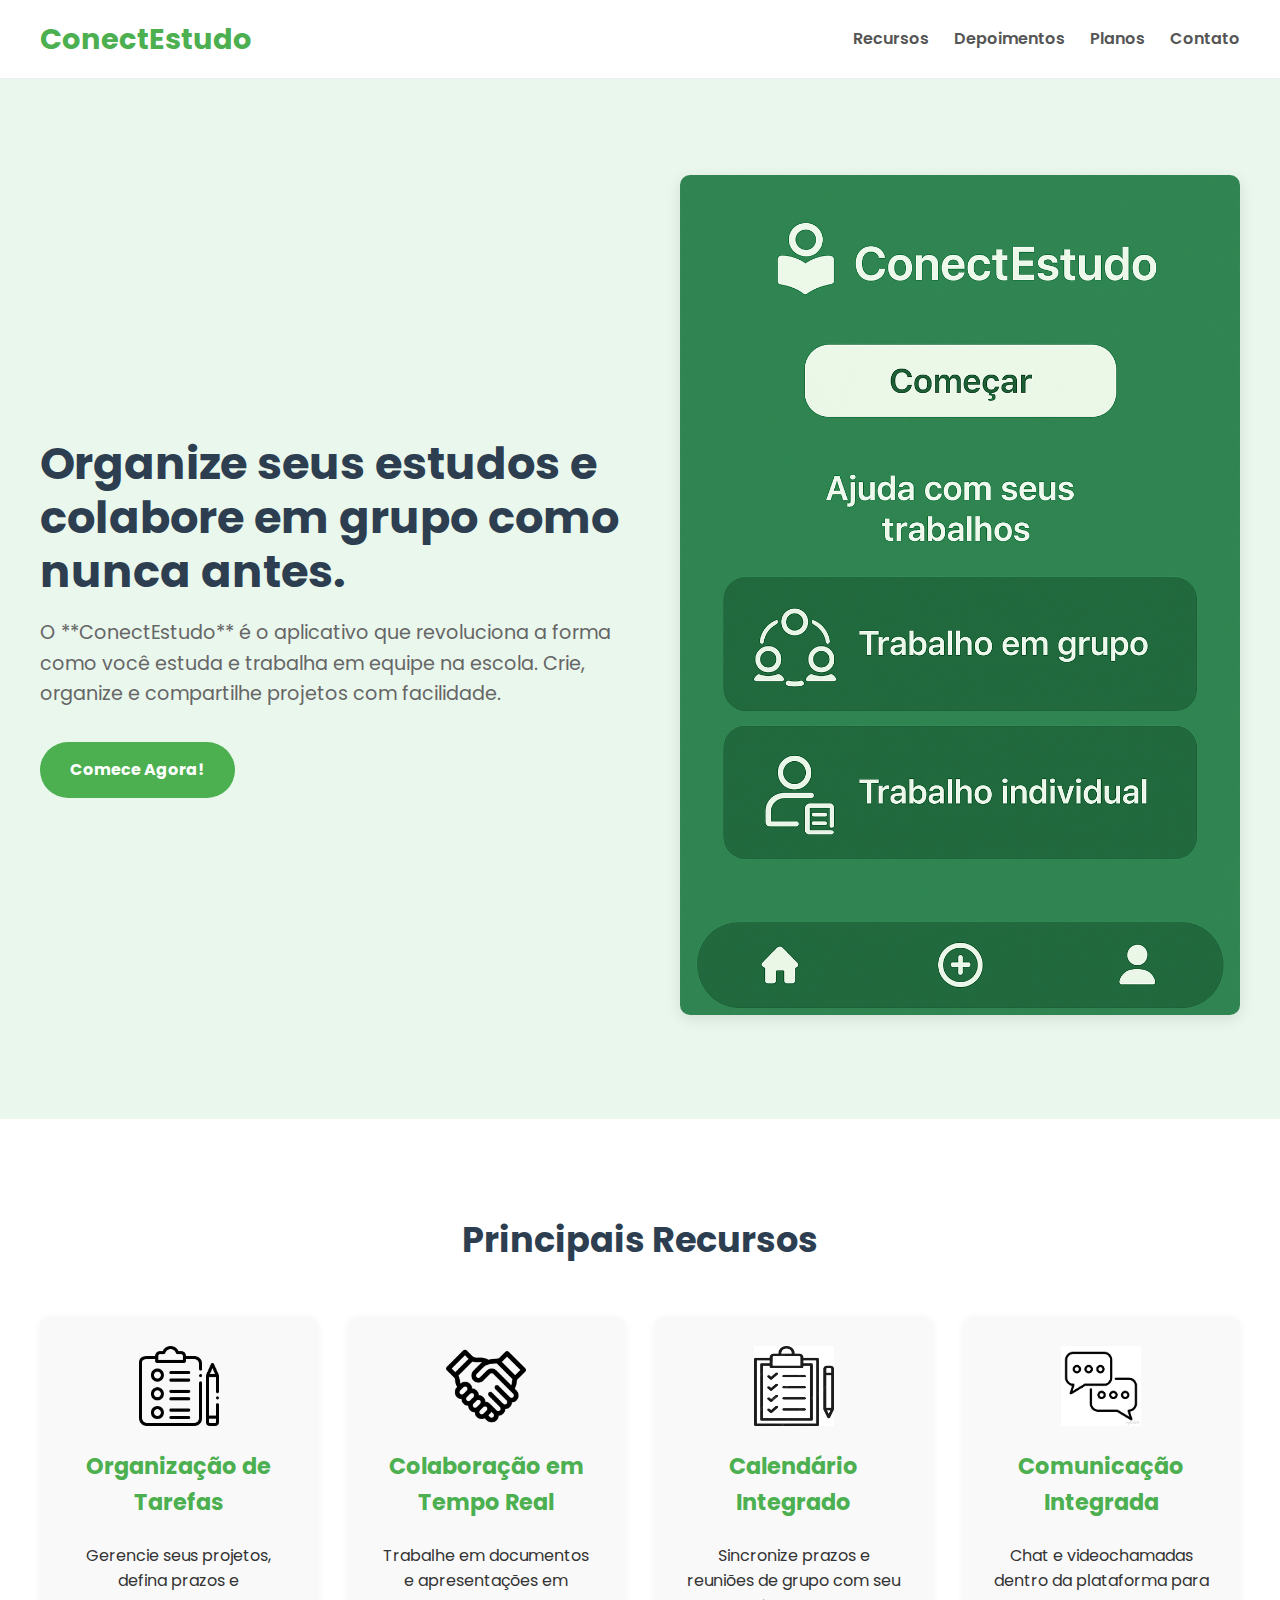
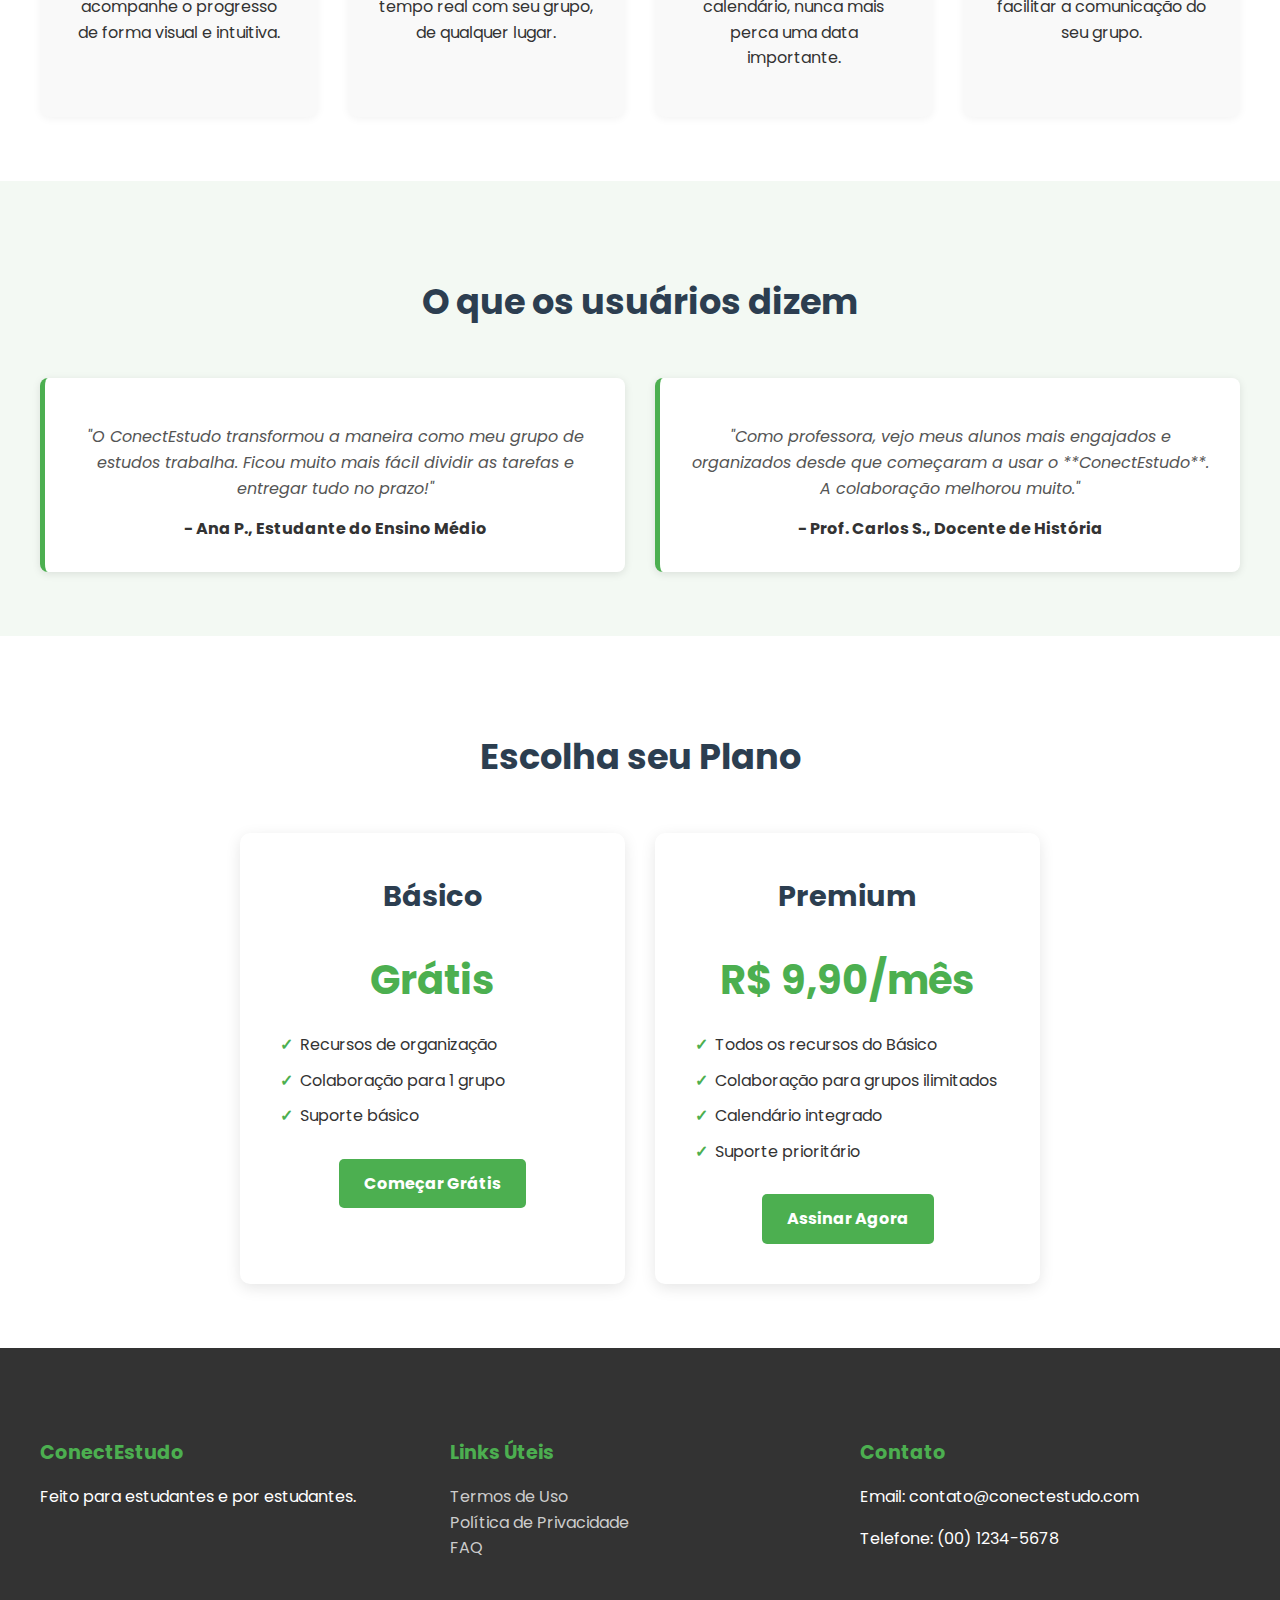
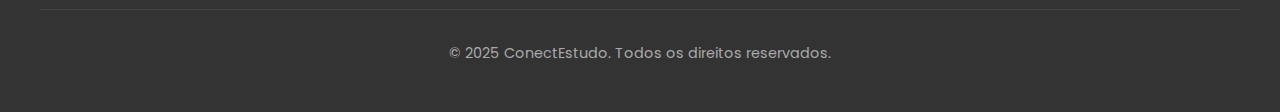
<file: index.html>
<!DOCTYPE html>
<html lang="pt-br">
<head>
    <meta charset="UTF-8">
    <meta name="viewport" content="width=device-width, initial-scale=1.0">
    <title>ConectEstudo - A Ferramenta para Seu Sucesso Acadêmico</title>
    <link rel="stylesheet" href="style.css">
</head>
<body>

    <header>
        <div class="container">
            <h1 class="logo">ConectEstudo</h1>
            <nav>
                <ul>
                    <li><a href="#recursos">Recursos</a></li>
                    <li><a href="#depoimentos">Depoimentos</a></li>
                    <li><a href="#planos">Planos</a></li>
                    <li><a href="#contato">Contato</a></li>
                </ul>
            </nav>
        </div>
    </header>

    <main>
        <section id="hero" class="hero-section">
            <div class="container">
                <div class="hero-content">
                    <h2>Organize seus estudos e colabore em grupo como nunca antes.</h2>
                    <p>O **ConectEstudo** é o aplicativo que revoluciona a forma como você estuda e trabalha em equipe na escola. Crie, organize e compartilhe projetos com facilidade.</p>
                    <a href="#" class="cta-button">Comece Agora!</a>
                </div>
                <div class="hero-image">
                    <img src="interface2.png" alt="Interface do aplicativo ConectEstudo">
                </div>
            </div>
        </section>

        <section id="recursos" class="features-section">
            <div class="container">
                <h2>Principais Recursos</h2>
                <div class="features-grid">
                    <div class="feature-item">
                        <img src="organizacao.png" alt="Ícone de organização">
                        <h3>Organização de Tarefas</h3>
                        <p>Gerencie seus projetos, defina prazos e acompanhe o progresso de forma visual e intuitiva.</p>
                    </div>
                    <div class="feature-item">
                        <img src="colaboracao.png" alt="Ícone de colaboração">
                        <h3>Colaboração em Tempo Real</h3>
                        <p>Trabalhe em documentos e apresentações em tempo real com seu grupo, de qualquer lugar.</p>
                    </div>
                    <div class="feature-item">
                        <img src="agenda.png" alt="Ícone de agenda">
                        <h3>Calendário Integrado</h3>
                        <p>Sincronize prazos e reuniões de grupo com seu calendário, nunca mais perca uma data importante.</p>
                    </div>
                    <div class="feature-item">
                        <img src="chat.png" alt="Ícone de chat">
                        <h3>Comunicação Integrada</h3>
                        <p>Chat e videochamadas dentro da plataforma para facilitar a comunicação do seu grupo.</p>
                    </div>
                </div>
            </div>
        </section>

        <section id="depoimentos" class="testimonials-section">
            <div class="container">
                <h2>O que os usuários dizem</h2>
                <div class="testimonial-grid">
                    <div class="testimonial-item">
                        <p>"O ConectEstudo transformou a maneira como meu grupo de estudos trabalha. Ficou muito mais fácil dividir as tarefas e entregar tudo no prazo!"</p>
                        <span>- Ana P., Estudante do Ensino Médio</span>
                    </div>
                    <div class="testimonial-item">
                        <p>"Como professora, vejo meus alunos mais engajados e organizados desde que começaram a usar o **ConectEstudo**. A colaboração melhorou muito."</p>
                        <span>- Prof. Carlos S., Docente de História</span>
                    </div>
                </div>
            </div>
        </section>

        <section id="planos" class="pricing-section">
            <div class="container">
                <h2>Escolha seu Plano</h2>
                <div class="pricing-grid">
                    <div class="plan-item">
                        <h3>Básico</h3>
                        <p class="price">Grátis</p>
                        <ul>
                            <li>Recursos de organização</li>
                            <li>Colaboração para 1 grupo</li>
                            <li>Suporte básico</li>
                        </ul>
                        <a href="#" class="plan-button">Começar Grátis</a>
                    </div>
                    <div class="plan-item">
                        <h3>Premium</h3>
                        <p class="price">R$ 9,90/mês</p>
                        <ul>
                            <li>Todos os recursos do Básico</li>
                            <li>Colaboração para grupos ilimitados</li>
                            <li>Calendário integrado</li>
                            <li>Suporte prioritário</li>
                        </ul>
                        <a href="#" class="plan-button">Assinar Agora</a>
                    </div>
                </div>
            </div>
        </section>
    </main>

    <footer id="contato">
        <div class="container">
            <div class="footer-links">
                <div class="footer-column">
                    <h4>ConectEstudo</h4>
                    <p>Feito para estudantes e por estudantes.</p>
                </div>
                <div class="footer-column">
                    <h4>Links Úteis</h4>
                    <ul>
                        <li><a href="#">Termos de Uso</a></li>
                        <li><a href="#">Política de Privacidade</a></li>
                        <li><a href="#">FAQ</a></li>
                    </ul>
                </div>
                <div class="footer-column">
                    <h4>Contato</h4>
                    <p>Email: contato@conectestudo.com</p>
                    <p>Telefone: (00) 1234-5678</p>
                </div>
            </div>
            <div class="footer-bottom">
                <p>&copy; 2025 ConectEstudo. Todos os direitos reservados.</p>
            </div>
        </div>
    </footer>

    <script src="script.js"></script>
</body>
</html>
</file>
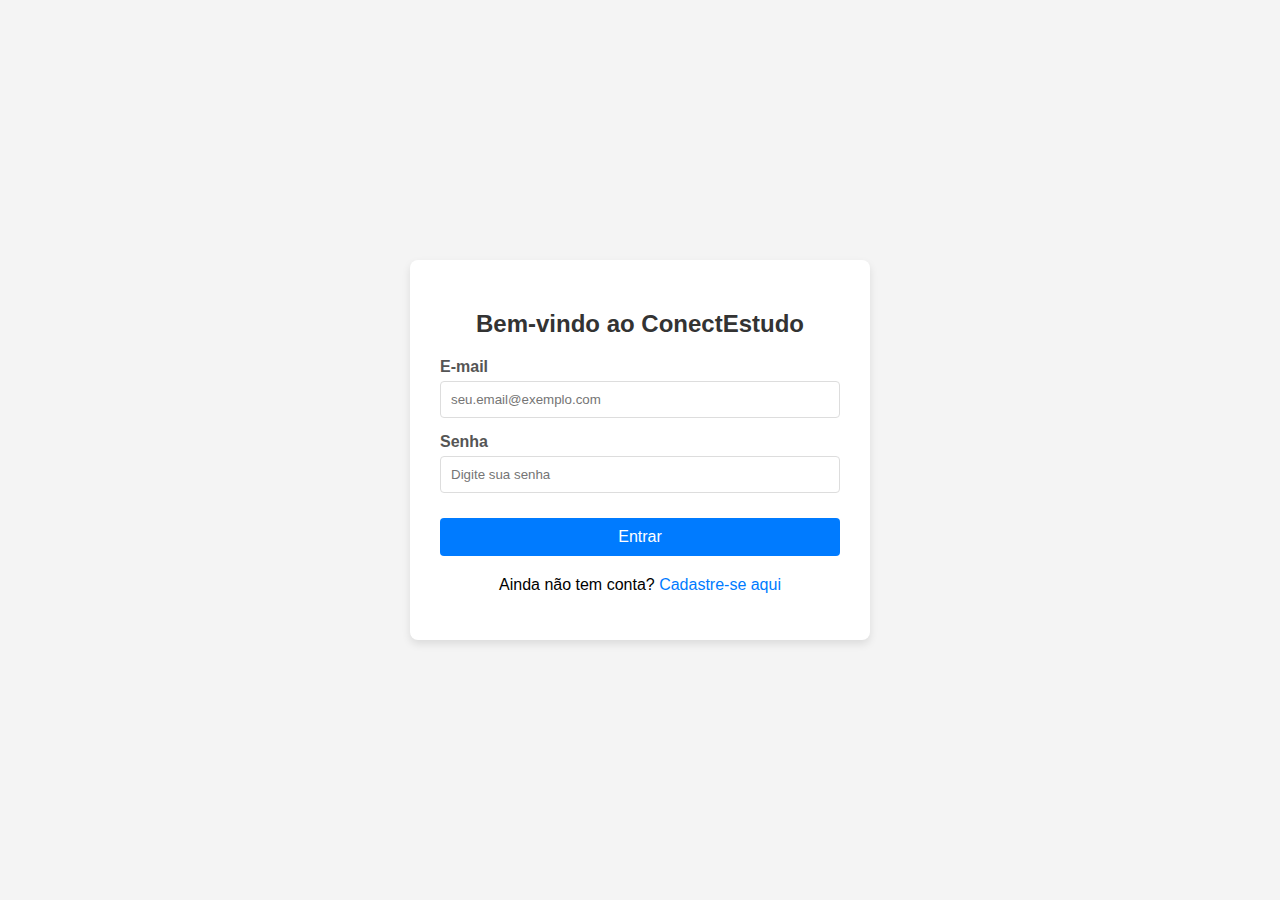
<file: login.html>
<!DOCTYPE html>
<html lang="pt-br">
<head>
    <meta charset="UTF-8">
    <meta name="viewport" content="width=device-width, initial-scale=1.0">
    <title>Login - ConectEstudo</title>
    <style>
        /* Estilos básicos para uma melhor visualização */
        body {
            font-family: Arial, sans-serif;
            background-color: #f4f4f4;
            display: flex;
            justify-content: center;
            align-items: center;
            min-height: 100vh;
            margin: 0;
        }
        .login-container {
            background-color: #fff;
            padding: 30px;
            border-radius: 8px;
            box-shadow: 0 4px 8px rgba(0, 0, 0, 0.1);
            width: 100%;
            max-width: 400px;
        }
        h2 {
            text-align: center;
            color: #333;
            margin-bottom: 20px;
        }
        .form-group {
            margin-bottom: 15px;
        }
        label {
            display: block;
            margin-bottom: 5px;
            font-weight: bold;
            color: #555;
        }
        input[type="email"],
        input[type="password"] {
            width: 100%;
            padding: 10px;
            border: 1px solid #ddd;
            border-radius: 4px;
            box-sizing: border-box; /* Garante que o padding não aumente a largura total */
        }
        .btn-login {
            width: 100%;
            padding: 10px;
            background-color: #007bff; /* Exemplo de cor primária */
            color: white;
            border: none;
            border-radius: 4px;
            cursor: pointer;
            font-size: 16px;
            margin-top: 10px;
        }
        .btn-login:hover {
            background-color: #0056b3;
        }
        .cadastro-link {
            text-align: center;
            margin-top: 20px;
        }
        .cadastro-link a {
            color: #007bff;
            text-decoration: none;
        }
        .cadastro-link a:hover {
            text-decoration: underline;
        }
    </style>
</head>
<body>

    <div class="login-container">
        <h2>Bem-vindo ao ConectEstudo</h2>
        
        <form action="/login" method="POST">
            <div class="form-group">
                <label for="email">E-mail</label>
                <input type="email" id="email" name="email" required placeholder="seu.email@exemplo.com">
            </div>
            
            <div class="form-group">
                <label for="senha">Senha</label>
                <input type="password" id="senha" name="password" required placeholder="Digite sua senha">
            </div>
            
            <button type="submit" class="btn-login">Entrar</button>
        </form>
        
        <div class="cadastro-link">
            <p>Ainda não tem conta? <a href="cadastro.html">Cadastre-se aqui</a></p>
        </div>
    </div>

</body>
</html>
</file>
<file: style.css>
/* Importação de fonte do Google Fonts */
@import url('https://fonts.googleapis.com/css2?family=Poppins:wght@400;600;700&display=swap');

/* Estilos globais */
body {
    font-family: 'Poppins', sans-serif;
    margin: 0;
    padding: 0;
    box-sizing: border-box;
    line-height: 1.6;
    color: #333;
}

.container {
    max-width: 1200px;
    margin: 0 auto;
    padding: 0 20px;
}

/* --- Cabeçalho --- */
header {
    background: #fff;
    padding: 1rem 0;
    border-bottom: 1px solid #eee;
    position: sticky;
    top: 0;
    z-index: 1000;
}

header .container {
    display: flex;
    justify-content: space-between;
    align-items: center;
}

.logo {
    font-size: 1.8rem;
    color: #4CAF50;
    font-weight: 700;
    margin: 0;
}

nav ul {
    list-style: none;
    margin: 0;
    padding: 0;
    display: flex;
}

nav ul li {
    margin-left: 25px;
}

nav ul li a {
    text-decoration: none;
    color: #555;
    font-weight: 600;
    transition: color 0.3s ease;
}

nav ul li a:hover {
    color: #4CAF50;
}

/* --- Seção Principal (Hero) --- */
.hero-section {
    background: #eaf7ed;
    padding: 6rem 0;
}

.hero-section .container {
    display: flex;
    justify-content: center;
    align-items: center;
    gap: 40px;
}

.hero-content {
    max-width: 50%;
}

.hero-content h2 {
    font-size: 2.8rem;
    color: #2c3e50;
    margin-bottom: 1rem;
    line-height: 1.2;
}

.hero-content p {
    font-size: 1.2rem;
    color: #666;
    margin-bottom: 2rem;
}

.cta-button {
    display: inline-block;
    background-color: #4CAF50;
    color: #fff;
    padding: 15px 30px;
    text-decoration: none;
    border-radius: 50px;
    font-weight: bold;
    transition: background-color 0.3s ease;
}

.cta-button:hover {
    background-color: #45a049;
}

.hero-image {
    max-width: 50%;
}

.hero-image img {
    width: 100%;
    height: auto;
    border-radius: 10px;
    box-shadow: 0 4px 15px rgba(0, 0, 0, 0.1);
}

/* --- Seção de Recursos --- */
.features-section {
    padding: 4rem 0;
    text-align: center;
}

.features-section h2 {
    font-size: 2.2rem;
    margin-bottom: 3rem;
    color: #2c3e50;
}

.features-grid {
    display: grid;
    grid-template-columns: repeat(auto-fit, minmax(250px, 1fr));
    gap: 30px;
}

.feature-item {
    background: #f9f9f9;
    padding: 30px;
    border-radius: 10px;
    box-shadow: 0 2px 8px rgba(0, 0, 0, 0.05);
    text-align: center;
    transition: transform 0.3s ease;
}

.feature-item:hover {
    transform: translateY(-10px);
}

.feature-item img {
    width: 80px;
    height: 80px;
    margin-bottom: 15px;
}

.feature-item h3 {
    color: #4CAF50;
    font-size: 1.4rem;
    margin-top: 0;
}

/* --- Seção de Depoimentos --- */
.testimonials-section {
    background: #f3f9f3;
    padding: 4rem 0;
    text-align: center;
}

.testimonials-section h2 {
    font-size: 2.2rem;
    color: #2c3e50;
    margin-bottom: 3rem;
}

.testimonial-grid {
    display: grid;
    grid-template-columns: 1fr 1fr;
    gap: 30px;
}

.testimonial-item {
    background: #fff;
    padding: 30px;
    border-left: 5px solid #4CAF50;
    border-radius: 8px;
    box-shadow: 0 2px 8px rgba(0, 0, 0, 0.1);
}

.testimonial-item p {
    font-style: italic;
    margin-bottom: 15px;
    color: #555;
}

.testimonial-item span {
    font-weight: bold;
    color: #333;
}

/* --- Seção de Planos --- */
.pricing-section {
    padding: 4rem 0;
    text-align: center;
}

.pricing-section h2 {
    font-size: 2.2rem;
    color: #2c3e50;
    margin-bottom: 3rem;
}

.pricing-grid {
    display: grid;
    grid-template-columns: 1fr 1fr;
    gap: 30px;
    max-width: 800px;
    margin: 0 auto;
}

.plan-item {
    background: #fff;
    padding: 40px;
    border-radius: 10px;
    box-shadow: 0 4px 15px rgba(0, 0, 0, 0.1);
    transition: transform 0.3s ease;
}

.plan-item:hover {
    transform: translateY(-10px);
}

.plan-item h3 {
    font-size: 1.8rem;
    margin-top: 0;
    color: #2c3e50;
}

.price {
    font-size: 2.5rem;
    font-weight: bold;
    color: #4CAF50;
    margin: 10px 0 20px 0;
}

.plan-item ul {
    list-style: none;
    padding: 0;
    text-align: left;
    margin-bottom: 30px;
}

.plan-item ul li {
    margin-bottom: 10px;
    padding-left: 20px;
    position: relative;
}

.plan-item ul li::before {
    content: '✓';
    color: #4CAF50;
    font-weight: bold;
    position: absolute;
    left: 0;
}

.plan-button {
    display: inline-block;
    background-color: #4CAF50;
    color: #fff;
    padding: 12px 25px;
    text-decoration: none;
    border-radius: 5px;
    font-weight: bold;
    transition: background-color 0.3s ease;
}

.plan-button:hover {
    background-color: #45a049;
}

/* --- Rodapé --- */
footer {
    background: #333;
    color: #fff;
    padding: 4rem 0 2rem 0;
}

.footer-links {
    display: flex;
    justify-content: space-between;
    flex-wrap: wrap;
    gap: 30px;
    border-bottom: 1px solid #444;
    padding-bottom: 2rem;
}

.footer-column {
    flex: 1;
    min-width: 200px;
}

.footer-column h4 {
    color: #4CAF50;
    font-size: 1.2rem;
    margin-bottom: 15px;
}

.footer-column ul {
    list-style: none;
    padding: 0;
}

.footer-column ul li a {
    text-decoration: none;
    color: #ccc;
    transition: color 0.3s ease;
}

.footer-column ul li a:hover {
    color: #fff;
}

.footer-bottom {
    text-align: center;
    margin-top: 2rem;
    font-size: 0.9rem;
    color: #aaa;
}

/* Responsividade */
@media (max-width: 768px) {
    .hero-section .container {
        flex-direction: column-reverse;
        text-align: center;
    }

    .hero-content, .hero-image {
        max-width: 100%;
    }

    .pricing-grid, .testimonial-grid {
        grid-template-columns: 1fr;
    }
}
</file>
